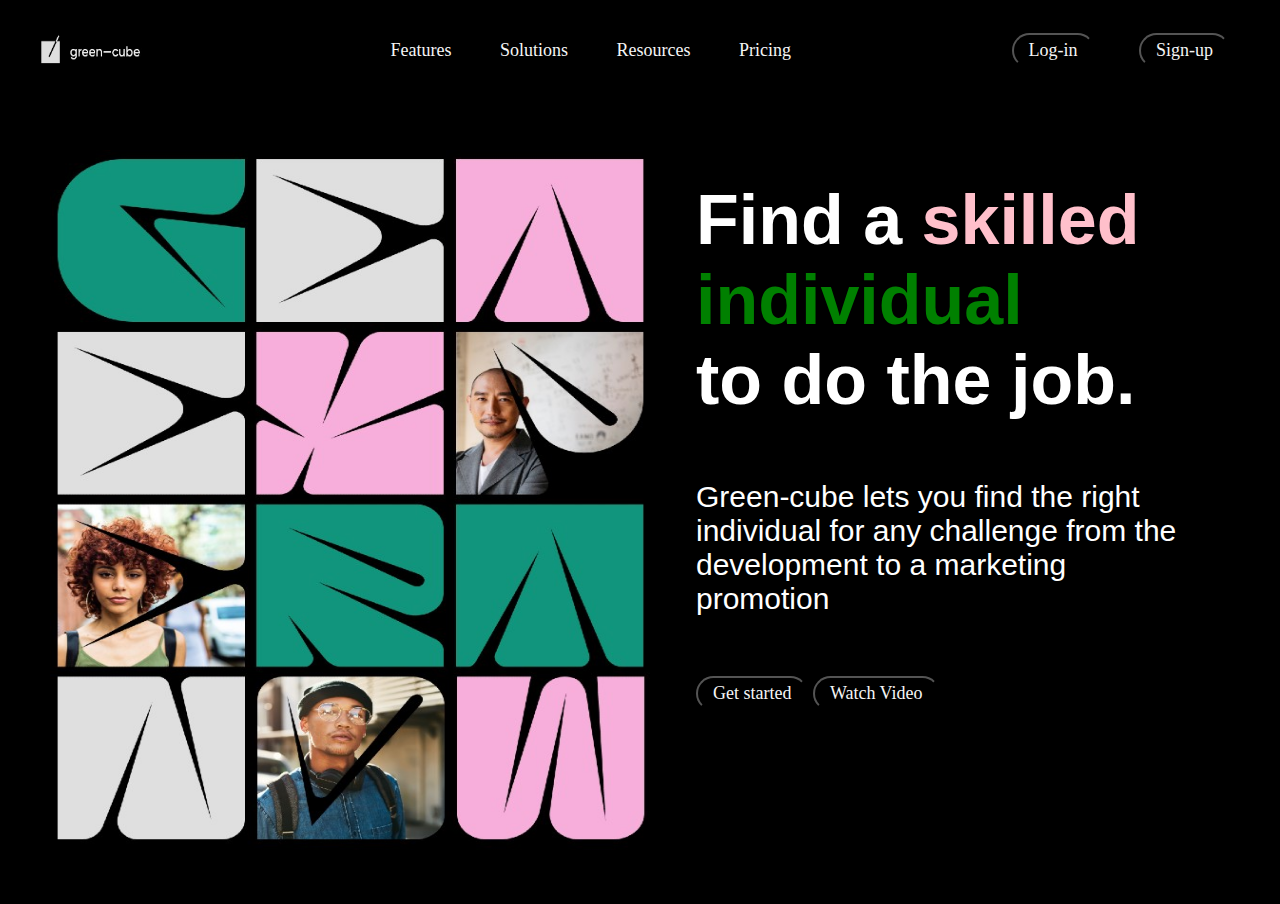
<file: Greencube page/index.html>
<!DOCTYPE html>
<html lang="en">
<head>
    <meta charset="UTF-8">
    <meta http-equiv="X-UA-Compatible" content="IE=edge">
    <meta name="viewport" content="width=device-width, initial-scale=1.0">
    <title>Multicolor</title>
    <link rel="stylesheet" href="index.css">
</head>
<body>
    <header>
        <img class="logo" src="images/LOGO.jpg" alt="logo green cube">
        <nav>
            <ul class="nav_links">
                <li><a href="#"></a>Features</li>
                <li><a href="#"></a>Solutions</li>
                <li><a href="#"></a>Resources</li>
                <li><a href="#"></a>Pricing</li>
            </ul>
        </nav>
        <div>
            <a class="lgn" href="#"><button>Log-in</button></a>
            <a class="sgnup" href="#"><button>Sign-up</button></a>
        </div>
        
    </header>
    <main>
        <div class="dribbleimg">
            <img src="images/dribbleone.jpg" alt="Dribble">
        </div>

        <div>
            <div class="firsttext">
                <p>Find a <span style="color: pink;">skilled</span> <span style="color: green;">individual</span><br/> to do the job.</p>
            </div>

            <div class="secondtext">       
                <p>Green-cube lets you find the right individual for any challenge from the development to a marketing promotion</p>
            </div>

            <div class="buttonim">
                <button>Get started</button>

                <button>Watch Video</button>

            </div>
        </div>
    </main>

</body>
</file>
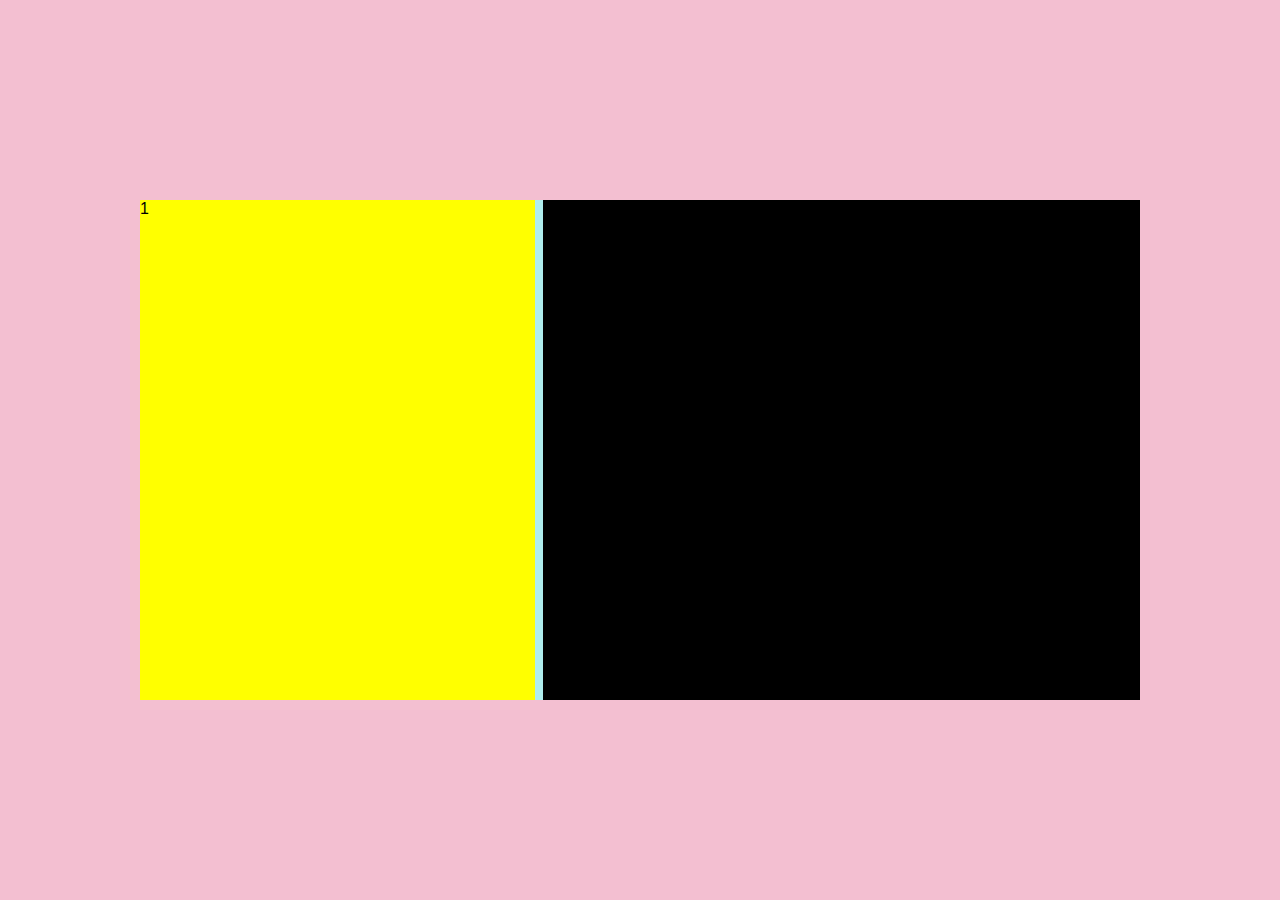
<file: Greencube page/grid.html>
<!DOCTYPE html>
<html lang="en">
<head>
    <meta charset="UTF-8">
    <meta http-equiv="X-UA-Compatible" content="IE=edge">
    <meta name="viewport" content="width=device-width, initial-scale=1.0">
    <title>Document</title>
    <link rel="stylesheet" href="grid.css">
</head>
<body>
   <div class="grid-wrapper">
        <div class="grid-1">1</div>
        <div class="grid-2">2</div>
   </div>
</body>
</html>
</file>
<file: Greencube page/index.css>
*{
    margin: 0;
    padding: 0;
    font-family: Arial, Helvetica, sans-serif;
    background-color: black;
    box-sizing: border-box;
}

header {
    color: white;
    margin: 10px 10px;
    display: flex;
    justify-content: space-between;
    align-items: center;
    padding: 20px 20px;

}

li, a, button {
    font-size: 18px;
    color: whitesmoke;
    font-family: serif;
    text-decoration: none;
    padding: 5px 20px;
    text-align: center;
}
img {
    width: 120px;
    height: 40px;
}

.logo {
    cursor: pointer;
}

.nav_links {
    list-style: none;
}

.nav_links li {
    display: inline-block;
    padding: 0px 2px;
}

.nav_links li a {
    transition: all 0.3s ease 0s;
}

.nav_links li:hover {
    color:rgb(0, 255, 234);
}

button {
    justify-content: right;
    padding: 5px 15px;
    border-radius: 50px;
    cursor: pointer;
    transition: all 0.3s ease 0s;
}

button:hover{
    background-color: rgb(0, 255, 234);
}

.dribbleimg img {
    width: 600px;
    height: 700px;
}


main {
    max-width: 1300px;
    justify-content: center;
    margin: auto;
    padding: 50px;
    display: grid;
    gap : 1rem;
    grid-template-columns: 1fr 1fr;
    gap: 1rem;
}

.firsttext {
    color: white;
    font-size: 70px;
    font-weight: 900;
    padding: 30px;

}

.secondtext {
    color: white;
    padding: 30px;
    font-size: 30px;

}

.buttonim {
    padding: 100px;
    justify-content: right;
    padding: 30px;

}
</file>
<file: Greencube page/grid.css>
*{
    margin: 0;
    padding: 0;
    font-family: Arial, Helvetica, sans-serif;
    box-sizing: border-box;
}

body {
    width: 100%;
    height: 100vh;
    background-color: rgb(243, 191, 209);
    display: flex;
    justify-content: center;
    align-items: center;
}

.grid-wrapper {
    display: grid;
    background-color: paleturquoise;
    grid-template-columns: 1fr 1fr 1fr 1fr 1fr;
    height: 500px;
    width: 1000px;
    gap: 8px;
}

.grid-1 {
    background-color: yellow;
    grid-column:  span 2 / span 2;
}

.grid-2 {
    background-color: black;
    grid-column: span 3 / span 3;
}
</file>
